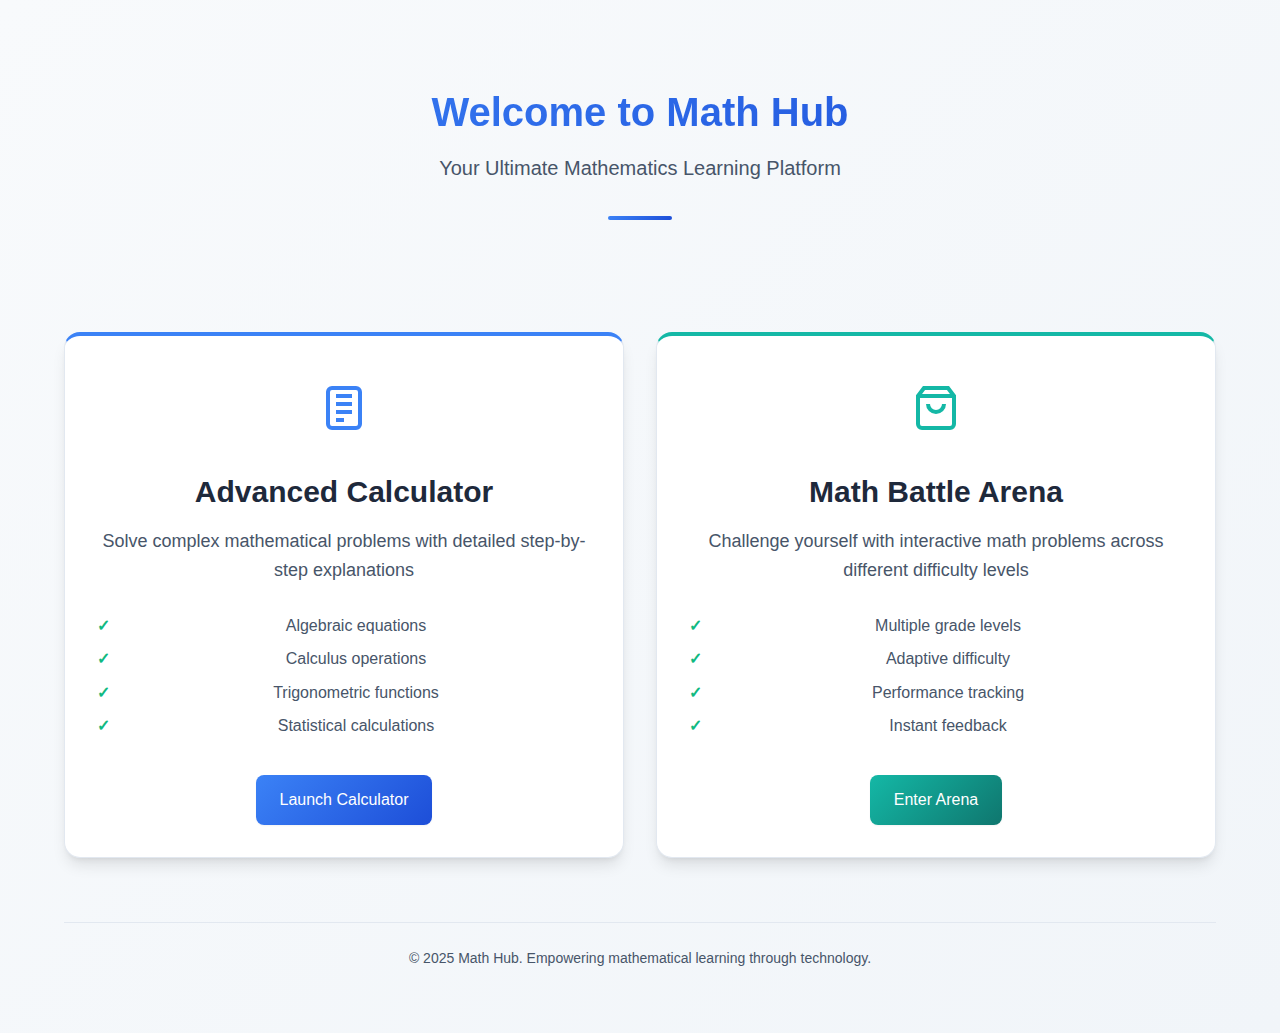
<file: index.html>
<!DOCTYPE html>
<html lang="en">
<head>
    <meta charset="UTF-8">
    <meta name="viewport" content="width=device-width, initial-scale=1.0">
    <title>Welcome to Math Hub</title>
    <link rel="stylesheet" href="styles/main.css">
</head>
<body>
    <div class="container">
        <header class="hero-section">
            <h1 class="main-title">Welcome to Math Hub</h1>
            <p class="subtitle">Your Ultimate Mathematics Learning Platform</p>
            <div class="decorative-line"></div>
        </header>
        
        <main class="options-container">
            <div class="option-card calculator-card">
                <div class="card-icon">
                    <svg width="64" height="64" viewBox="0 0 24 24" fill="none" stroke="currentColor" stroke-width="2">
                        <rect x="4" y="2" width="16" height="20" rx="2"/>
                        <line x1="8" y1="6" x2="16" y2="6"/>
                        <line x1="8" y1="10" x2="16" y2="10"/>
                        <line x1="8" y1="14" x2="16" y2="14"/>
                        <line x1="8" y1="18" x2="12" y2="18"/>
                    </svg>
                </div>
                <h2>Advanced Calculator</h2>
                <p>Solve complex mathematical problems with detailed step-by-step explanations</p>
                <ul class="feature-list">
                    <li>Algebraic equations</li>
                    <li>Calculus operations</li>
                    <li>Trigonometric functions</li>
                    <li>Statistical calculations</li>
                </ul>
                <a href="calculator.html" class="btn btn-primary">Launch Calculator</a>
            </div>
            
            <div class="option-card battle-card">
                <div class="card-icon">
                    <svg width="64" height="64" viewBox="0 0 24 24" fill="none" stroke="currentColor" stroke-width="2">
                        <path d="M6 2L3 6v14a2 2 0 0 0 2 2h14a2 2 0 0 0 2-2V6l-3-4z"/>
                        <line x1="3" y1="6" x2="21" y2="6"/>
                        <path d="M16 10a4 4 0 0 1-8 0"/>
                    </svg>
                </div>
                <h2>Math Battle Arena</h2>
                <p>Challenge yourself with interactive math problems across different difficulty levels</p>
                <ul class="feature-list">
                    <li>Multiple grade levels</li>
                    <li>Adaptive difficulty</li>
                    <li>Performance tracking</li>
                    <li>Instant feedback</li>
                </ul>
                <a href="battle-arena.html" class="btn btn-secondary">Enter Arena</a>
            </div>
        </main>
        
        <footer class="footer">
            <p>&copy; 2025 Math Hub. Empowering mathematical learning through technology.</p>
        </footer>
    </div>
</body>
</html>
</file>
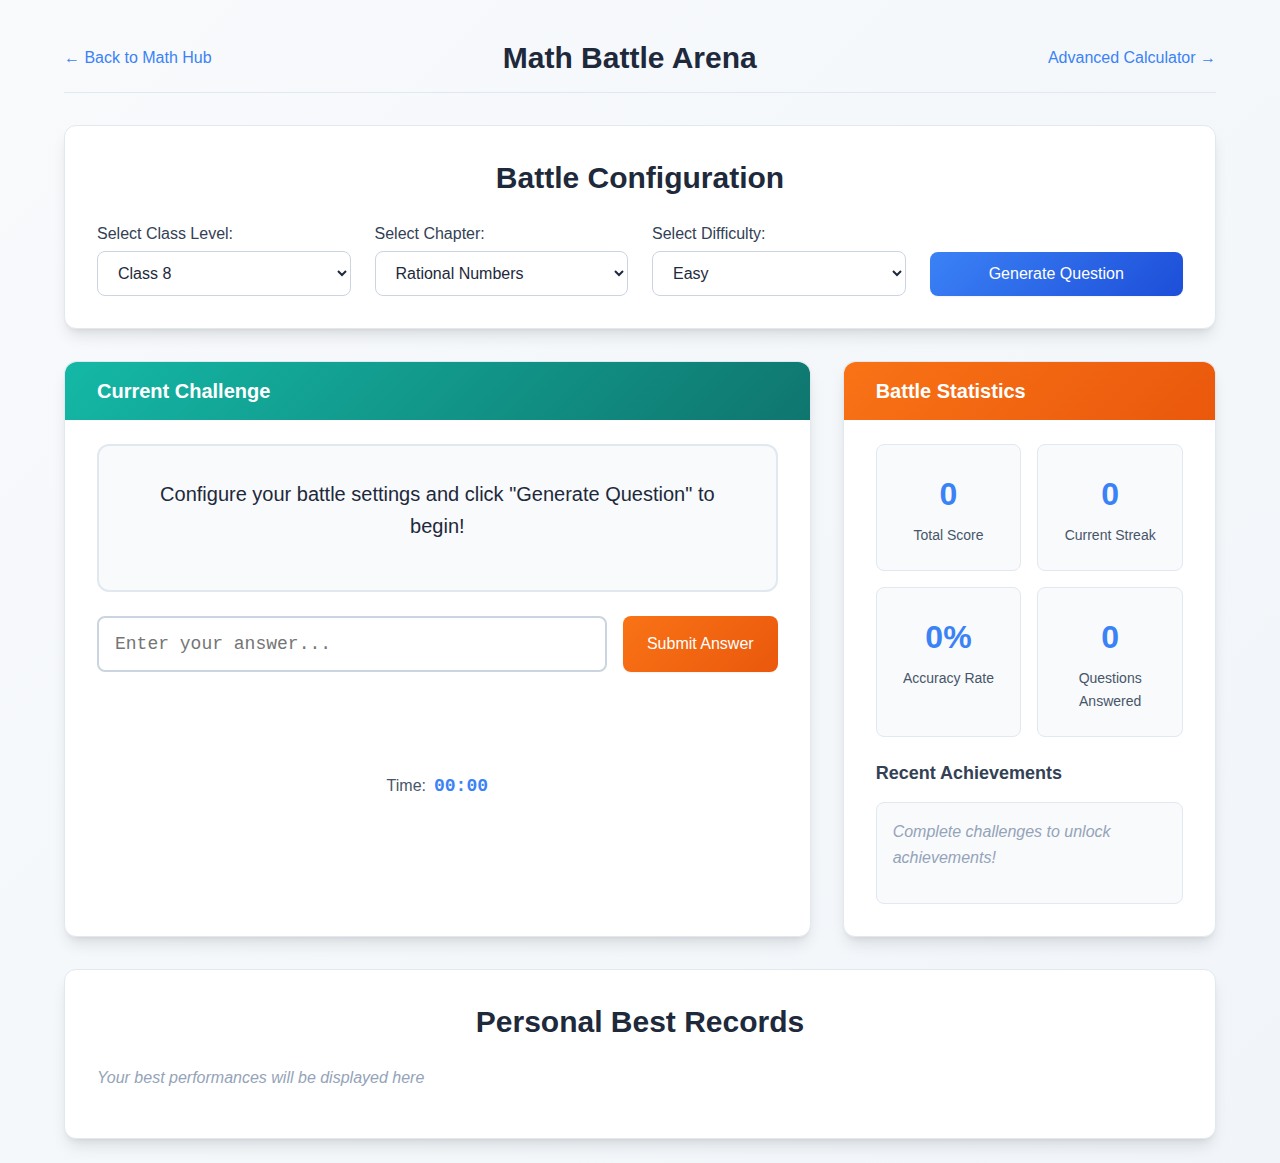
<file: battle-arena.html>
<!DOCTYPE html>
<html lang="en">
<head>
    <meta charset="UTF-8">
    <meta name="viewport" content="width=device-width, initial-scale=1.0">
    <title>Math Battle Arena - Math Hub</title>
    <link rel="stylesheet" href="styles/main.css">
    <link rel="stylesheet" href="styles/battle-arena.css">
</head>
<body>
    <div class="container">
        <header class="page-header">
            <nav class="navigation">
                <a href="index.html" class="nav-link">← Back to Math Hub</a>
                <h1>Math Battle Arena</h1>
                <a href="calculator.html" class="nav-link">Advanced Calculator →</a>
            </nav>
        </header>
        
        <main class="arena-main">
            <div class="controls-panel">
                <h2>Battle Configuration</h2>
                <div class="control-group">
                    <div class="select-group">
                        <label for="class-select">Select Class Level:</label>
                        <select id="class-select" class="control-select">
                            <option value="Class 8">Class 8</option>
                            <option value="Class 9">Class 9</option>
                            <option value="Class 10">Class 10</option>
                            <option value="Class 11">Class 11</option>
                            <option value="Class 12">Class 12</option>
                            <option value="Engineering Mathematics 1">Engineering Mathematics 1</option>
                            <option value="Engineering Mathematics 2">Engineering Mathematics 2</option>
                            <option value="Advanced Engineering Mathematics">Advanced Engineering Mathematics</option>
                        </select>
                    </div>
                    
                    <div class="select-group">
                        <label for="chapter-select">Select Chapter:</label>
                        <select id="chapter-select" class="control-select"></select>
                    </div>
                    
                    <div class="select-group">
                        <label for="difficulty-select">Select Difficulty:</label>
                        <select id="difficulty-select" class="control-select">
                            <option value="easy">Easy</option>
                            <option value="medium">Medium</option>
                            <option value="hard">Hard</option>
                        </select>
                    </div>
                    
                    <button id="get-question-btn" class="btn btn-primary">Generate Question</button>
                </div>
            </div>
            
            <div class="battle-area">
                <div class="question-panel">
                    <h2>Current Challenge</h2>
                    <div class="question-display">
                        <p id="question-text">Configure your battle settings and click "Generate Question" to begin!</p>
                    </div>
                    
                    <form id="answer-form" class="answer-section">
                        <div class="answer-input-group">
                            <input type="text" id="user-answer" placeholder="Enter your answer..." class="answer-input">
                            <button type="submit" class="btn btn-success">Submit Answer</button>
                        </div>
                    </form>
                    
                    <div id="result-message" class="result-message"></div>
                    
                    <div class="question-timer">
                        <span>Time: </span>
                        <span id="timer-display">00:00</span>
                    </div>
                </div>
                
                <div class="performance-panel">
                    <h2>Battle Statistics</h2>
                    <div class="stats-grid">
                        <div class="stat-card">
                            <div class="stat-value" id="total-score">0</div>
                            <div class="stat-label">Total Score</div>
                        </div>
                        <div class="stat-card">
                            <div class="stat-value" id="current-streak">0</div>
                            <div class="stat-label">Current Streak</div>
                        </div>
                        <div class="stat-card">
                            <div class="stat-value" id="accuracy-rate">0%</div>
                            <div class="stat-label">Accuracy Rate</div>
                        </div>
                        <div class="stat-card">
                            <div class="stat-value" id="questions-answered">0</div>
                            <div class="stat-label">Questions Answered</div>
                        </div>
                    </div>
                    
                    <div class="achievements-section">
                        <h3>Recent Achievements</h3>
                        <div id="achievements-list" class="achievements-container">
                            <p class="placeholder">Complete challenges to unlock achievements!</p>
                        </div>
                    </div>
                </div>
            </div>
            
            <div class="leaderboard-section">
                <h2>Personal Best Records</h2>
                <div id="leaderboard-content" class="leaderboard-content">
                    <p class="placeholder">Your best performances will be displayed here</p>
                </div>
            </div>
        </main>
    </div>
    
    <script src="scripts/battle-arena.js"></script>
</body>
</html>
</file>
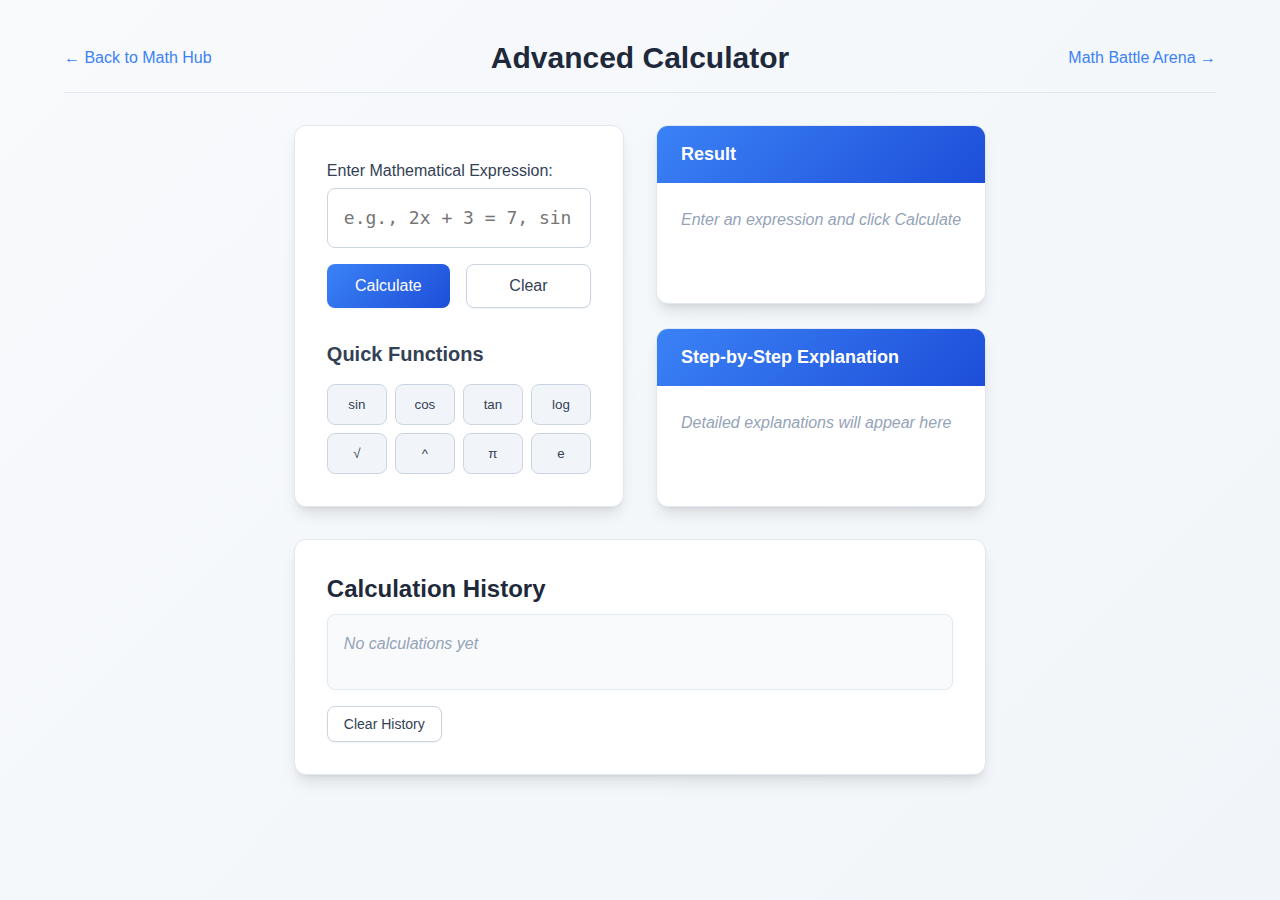
<file: calculator.html>
<!DOCTYPE html>
<html lang="en">
<head>
    <meta charset="UTF-8">
    <meta name="viewport" content="width=device-width, initial-scale=1.0">
    <title>Advanced Calculator - Math Hub</title>
    <link rel="stylesheet" href="styles/main.css">
    <link rel="stylesheet" href="styles/calculator.css">
</head>
<body>
    <div class="container">
        <header class="page-header">
            <nav class="navigation">
                <a href="index.html" class="nav-link">← Back to Math Hub</a>
                <h1>Advanced Calculator</h1>
                <a href="battle-arena.html" class="nav-link">Math Battle Arena →</a>
            </nav>
        </header>
        
        <main class="calculator-main">
            <div class="calculator-container">
                <div class="input-section">
                    <div class="input-group">
                        <label for="expression">Enter Mathematical Expression:</label>
                        <input type="text" id="expression" placeholder="e.g., 2x + 3 = 7, sin(30), derivative of x^2, integral of 2x" class="expression-input">
                        <div class="input-buttons">
                            <button id="calculate-btn" class="btn btn-primary">Calculate</button>
                            <button id="clear-btn" class="btn btn-outline">Clear</button>
                        </div>
                    </div>
                    
                    <div class="quick-functions">
                        <h3>Quick Functions</h3>
                        <div class="function-buttons">
                            <button class="function-btn" data-func="sin(">sin</button>
                            <button class="function-btn" data-func="cos(">cos</button>
                            <button class="function-btn" data-func="tan(">tan</button>
                            <button class="function-btn" data-func="log(">log</button>
                            <button class="function-btn" data-func="sqrt(">√</button>
                            <button class="function-btn" data-func="^">^</button>
                            <button class="function-btn" data-func="π">π</button>
                            <button class="function-btn" data-func="e">e</button>
                        </div>
                    </div>
                </div>
                
                <div class="results-section">
                    <div class="result-display">
                        <h3>Result</h3>
                        <div id="result-output" class="output-box">
                            <p class="placeholder">Enter an expression and click Calculate</p>
                        </div>
                    </div>
                    
                    <div class="explanation-display">
                        <h3>Step-by-Step Explanation</h3>
                        <div id="explanation-output" class="output-box">
                            <p class="placeholder">Detailed explanations will appear here</p>
                        </div>
                    </div>
                </div>
                
                <div class="history-section">
                    <h3>Calculation History</h3>
                    <div id="history-list" class="history-container">
                        <p class="placeholder">Your calculation history will appear here</p>
                    </div>
                    <button id="clear-history" class="btn btn-outline small">Clear History</button>
                </div>
            </div>
        </main>
    </div>
    
    <script src="scripts/calculator.js"></script>
</body>
</html>
</file>
<file: styles/battle-arena.css>
/* Battle Arena specific styles */
.arena-main {
    max-width: 1200px;
    margin: 0 auto;
}

.controls-panel {
    background: white;
    padding: var(--spacing-xl);
    border-radius: var(--border-radius-lg);
    box-shadow: var(--shadow-lg);
    margin-bottom: var(--spacing-xl);
    border: 1px solid var(--neutral-200);
}

.controls-panel h2 {
    color: var(--neutral-800);
    margin-bottom: var(--spacing-lg);
    text-align: center;
}

.control-group {
    display: grid;
    grid-template-columns: repeat(auto-fit, minmax(200px, 1fr));
    gap: var(--spacing-lg);
    align-items: end;
}

.select-group {
    display: flex;
    flex-direction: column;
}

.control-select {
    background: white;
    border: 1px solid var(--neutral-300);
    border-radius: var(--border-radius);
    padding: 12px 16px;
    font-size: 1rem;
    color: var(--neutral-800);
    transition: all 0.2s ease;
}

.control-select:focus {
    border-color: var(--secondary-color);
    box-shadow: 0 0 0 3px var(--secondary-color)20;
}

.battle-area {
    display: grid;
    grid-template-columns: 2fr 1fr;
    gap: var(--spacing-xl);
    margin-bottom: var(--spacing-xl);
}

.question-panel {
    background: white;
    padding: var(--spacing-xl);
    border-radius: var(--border-radius-lg);
    box-shadow: var(--shadow-lg);
    border: 1px solid var(--neutral-200);
}

.question-panel h2 {
    background: var(--gradient-secondary);
    color: white;
    margin: calc(-1 * var(--spacing-xl)) calc(-1 * var(--spacing-xl)) var(--spacing-lg);
    padding: var(--spacing-md) var(--spacing-xl);
    border-radius: var(--border-radius-lg) var(--border-radius-lg) 0 0;
    font-size: 1.25rem;
}

.question-display {
    background: var(--neutral-50);
    padding: var(--spacing-xl);
    border-radius: var(--border-radius-lg);
    margin-bottom: var(--spacing-lg);
    border: 2px solid var(--neutral-200);
    min-height: 120px;
    display: flex;
    align-items: center;
    justify-content: center;
}

#question-text {
    font-size: 1.25rem;
    font-weight: 500;
    color: var(--neutral-800);
    text-align: center;
    line-height: 1.6;
}

.answer-section {
    margin-bottom: var(--spacing-lg);
}

.answer-input-group {
    display: flex;
    gap: var(--spacing-md);
}

.answer-input {
    flex: 1;
    font-family: 'Monaco', 'Menlo', 'Ubuntu Mono', monospace;
    font-size: 1.125rem;
    padding: 16px;
    border: 2px solid var(--neutral-300);
    border-radius: var(--border-radius);
    transition: all 0.2s ease;
}

.answer-input:focus {
    border-color: var(--secondary-color);
    box-shadow: 0 0 0 3px var(--secondary-color)20;
}

.result-message {
    min-height: 60px;
    padding: var(--spacing-md);
    border-radius: var(--border-radius);
    font-weight: 500;
    font-size: 1.125rem;
    text-align: center;
    display: flex;
    align-items: center;
    justify-content: center;
    margin-bottom: var(--spacing-md);
    transition: all 0.3s ease;
}

.result-message.correct {
    background: #ECFDF5;
    color: #166534;
    border: 2px solid #BBF7D0;
}

.result-message.incorrect {
    background: #FEF2F2;
    color: #991B1B;
    border: 2px solid #FECACA;
}

.question-timer {
    display: flex;
    align-items: center;
    justify-content: center;
    gap: var(--spacing-sm);
    font-weight: 500;
    color: var(--neutral-600);
}

#timer-display {
    font-family: 'Monaco', 'Menlo', 'Ubuntu Mono', monospace;
    font-size: 1.125rem;
    color: var(--primary-color);
    font-weight: 600;
}

.performance-panel {
    background: white;
    padding: var(--spacing-xl);
    border-radius: var(--border-radius-lg);
    box-shadow: var(--shadow-lg);
    border: 1px solid var(--neutral-200);
    height: fit-content;
}

.performance-panel h2 {
    background: var(--gradient-accent);
    color: white;
    margin: calc(-1 * var(--spacing-xl)) calc(-1 * var(--spacing-xl)) var(--spacing-lg);
    padding: var(--spacing-md) var(--spacing-xl);
    border-radius: var(--border-radius-lg) var(--border-radius-lg) 0 0;
    font-size: 1.25rem;
}

.stats-grid {
    display: grid;
    grid-template-columns: repeat(2, 1fr);
    gap: var(--spacing-md);
    margin-bottom: var(--spacing-lg);
}

.stat-card {
    background: var(--neutral-50);
    padding: var(--spacing-lg);
    border-radius: var(--border-radius);
    text-align: center;
    border: 1px solid var(--neutral-200);
    transition: all 0.2s ease;
}

.stat-card:hover {
    transform: translateY(-2px);
    box-shadow: var(--shadow-md);
}

.stat-value {
    font-size: 2rem;
    font-weight: 700;
    color: var(--primary-color);
    margin-bottom: var(--spacing-xs);
}

.stat-label {
    font-size: 0.875rem;
    color: var(--neutral-600);
    font-weight: 500;
}

.achievements-section h3 {
    color: var(--neutral-700);
    margin-bottom: var(--spacing-md);
    font-size: 1.125rem;
}

.achievements-container {
    background: var(--neutral-50);
    padding: var(--spacing-md);
    border-radius: var(--border-radius);
    border: 1px solid var(--neutral-200);
    max-height: 200px;
    overflow-y: auto;
}

.achievement-item {
    display: flex;
    align-items: center;
    gap: var(--spacing-sm);
    padding: var(--spacing-sm);
    background: white;
    border-radius: var(--border-radius);
    margin-bottom: var(--spacing-sm);
    border: 1px solid var(--neutral-200);
    transition: all 0.2s ease;
}

.achievement-item:hover {
    box-shadow: var(--shadow-sm);
}

.achievement-icon {
    width: 24px;
    height: 24px;
    background: var(--warning-color);
    border-radius: 50%;
    display: flex;
    align-items: center;
    justify-content: center;
    font-size: 0.75rem;
}

.achievement-text {
    font-size: 0.875rem;
    color: var(--neutral-700);
}

.leaderboard-section {
    background: white;
    padding: var(--spacing-xl);
    border-radius: var(--border-radius-lg);
    box-shadow: var(--shadow-lg);
    border: 1px solid var(--neutral-200);
}

.leaderboard-section h2 {
    color: var(--neutral-800);
    margin-bottom: var(--spacing-lg);
    text-align: center;
}

.leaderboard-content {
    max-height: 300px;
    overflow-y: auto;
}

.leaderboard-item {
    display: flex;
    justify-content: space-between;
    align-items: center;
    padding: var(--spacing-md);
    background: var(--neutral-50);
    border-radius: var(--border-radius);
    margin-bottom: var(--spacing-sm);
    border: 1px solid var(--neutral-200);
    transition: all 0.2s ease;
}

.leaderboard-item:hover {
    background: white;
    box-shadow: var(--shadow-sm);
}

.leaderboard-rank {
    font-weight: 700;
    color: var(--primary-color);
    font-size: 1.125rem;
}

.leaderboard-details {
    flex: 1;
    margin: 0 var(--spacing-md);
}

.leaderboard-score {
    font-weight: 600;
    color: var(--success-color);
}

.leaderboard-meta {
    font-size: 0.75rem;
    color: var(--neutral-500);
}

/* Battle animations */
@keyframes correctAnswer {
    0% { transform: scale(1); }
    50% { transform: scale(1.05); }
    100% { transform: scale(1); }
}

@keyframes incorrectAnswer {
    0% { transform: translateX(0); }
    25% { transform: translateX(-10px); }
    75% { transform: translateX(10px); }
    100% { transform: translateX(0); }
}

.result-message.correct {
    animation: correctAnswer 0.6s ease;
}

.result-message.incorrect {
    animation: incorrectAnswer 0.6s ease;
}

/* Responsive design for battle arena */
@media (max-width: 1024px) {
    .battle-area {
        grid-template-columns: 1fr;
        gap: var(--spacing-lg);
    }
    
    .performance-panel {
        order: -1;
    }
    
    .stats-grid {
        grid-template-columns: repeat(4, 1fr);
    }
}

@media (max-width: 768px) {
    .control-group {
        grid-template-columns: 1fr;
    }
    
    .answer-input-group {
        flex-direction: column;
    }
    
    .stats-grid {
        grid-template-columns: repeat(2, 1fr);
    }
    
    .controls-panel, .question-panel, .performance-panel, .leaderboard-section {
        padding: var(--spacing-lg);
    }
}

@media (max-width: 480px) {
    .stats-grid {
        grid-template-columns: 1fr;
    }
    
    .stat-value {
        font-size: 1.5rem;
    }
    
    .leaderboard-item {
        flex-direction: column;
        align-items: flex-start;
        gap: var(--spacing-xs);
    }
}
</file>
<file: styles/calculator.css>
/* Calculator specific styles */
.calculator-main {
    max-width: 1200px;
    margin: 0 auto;
}

.calculator-container {
    display: grid;
    grid-template-columns: 1fr 1fr;
    gap: var(--spacing-xl);
    margin-bottom: var(--spacing-xl);
}

.input-section {
    background: white;
    padding: var(--spacing-xl);
    border-radius: var(--border-radius-lg);
    box-shadow: var(--shadow-lg);
    border: 1px solid var(--neutral-200);
}

.input-group {
    margin-bottom: var(--spacing-xl);
}

.expression-input {
    font-family: 'Monaco', 'Menlo', 'Ubuntu Mono', monospace;
    font-size: 1.125rem;
    margin-bottom: var(--spacing-md);
    min-height: 60px;
}

.input-buttons {
    display: flex;
    gap: var(--spacing-md);
}

.input-buttons .btn {
    flex: 1;
}

.quick-functions h3 {
    color: var(--neutral-700);
    margin-bottom: var(--spacing-md);
    font-size: 1.25rem;
}

.function-buttons {
    display: grid;
    grid-template-columns: repeat(4, 1fr);
    gap: var(--spacing-sm);
}

.function-btn {
    padding: 12px;
    background: var(--neutral-100);
    border: 1px solid var(--neutral-300);
    border-radius: var(--border-radius);
    cursor: pointer;
    transition: all 0.2s ease;
    font-weight: 500;
    color: var(--neutral-700);
}

.function-btn:hover {
    background: var(--neutral-200);
    transform: translateY(-1px);
}

.function-btn:active {
    transform: translateY(0);
}

.results-section {
    display: flex;
    flex-direction: column;
    gap: var(--spacing-lg);
}

.result-display, .explanation-display {
    background: white;
    border-radius: var(--border-radius-lg);
    box-shadow: var(--shadow-lg);
    border: 1px solid var(--neutral-200);
    overflow: hidden;
}

.result-display h3, .explanation-display h3 {
    background: var(--gradient-primary);
    color: white;
    padding: var(--spacing-md) var(--spacing-lg);
    margin: 0;
    font-size: 1.125rem;
}

.output-box {
    padding: var(--spacing-lg);
    min-height: 120px;
    max-height: 300px;
    overflow-y: auto;
}

.result-value {
    font-size: 1.5rem;
    font-weight: 600;
    color: var(--success-color);
    font-family: 'Monaco', 'Menlo', 'Ubuntu Mono', monospace;
    margin-bottom: var(--spacing-sm);
}

.result-type {
    color: var(--neutral-600);
    font-size: 0.875rem;
    margin-bottom: var(--spacing-md);
}

.explanation-steps {
    list-style: none;
    counter-reset: step-counter;
}

.explanation-steps li {
    counter-increment: step-counter;
    margin-bottom: var(--spacing-md);
    padding-left: var(--spacing-xl);
    position: relative;
}

.explanation-steps li::before {
    content: counter(step-counter);
    position: absolute;
    left: 0;
    top: 0;
    background: var(--primary-color);
    color: white;
    width: 24px;
    height: 24px;
    border-radius: 50%;
    display: flex;
    align-items: center;
    justify-content: center;
    font-size: 0.875rem;
    font-weight: bold;
}

.formula {
    background: var(--neutral-100);
    padding: var(--spacing-sm) var(--spacing-md);
    border-radius: var(--border-radius);
    font-family: 'Monaco', 'Menlo', 'Ubuntu Mono', monospace;
    font-size: 1.125rem;
    margin: var(--spacing-sm) 0;
    border-left: 4px solid var(--primary-color);
}

.history-section {
    grid-column: 1 / -1;
    background: white;
    padding: var(--spacing-xl);
    border-radius: var(--border-radius-lg);
    box-shadow: var(--shadow-lg);
    border: 1px solid var(--neutral-200);
}

.history-container {
    max-height: 300px;
    overflow-y: auto;
    border: 1px solid var(--neutral-200);
    border-radius: var(--border-radius);
    padding: var(--spacing-md);
    margin-bottom: var(--spacing-md);
    background: var(--neutral-50);
}

.history-item {
    display: flex;
    justify-content: space-between;
    align-items: center;
    padding: var(--spacing-sm) var(--spacing-md);
    margin-bottom: var(--spacing-sm);
    background: white;
    border-radius: var(--border-radius);
    border: 1px solid var(--neutral-200);
    transition: all 0.2s ease;
}

.history-item:hover {
    box-shadow: var(--shadow-sm);
    transform: translateY(-1px);
}

.history-expression {
    font-family: 'Monaco', 'Menlo', 'Ubuntu Mono', monospace;
    color: var(--neutral-700);
}

.history-result {
    font-weight: 600;
    color: var(--success-color);
}

.history-timestamp {
    font-size: 0.75rem;
    color: var(--neutral-500);
}

.error-message {
    color: var(--error-color);
    background: #FEF2F2;
    border: 1px solid #FECACA;
    padding: var(--spacing-md);
    border-radius: var(--border-radius);
    margin-top: var(--spacing-md);
}

.warning-message {
    color: var(--warning-color);
    background: #FFFBEB;
    border: 1px solid #FED7AA;
    padding: var(--spacing-md);
    border-radius: var(--border-radius);
    margin-top: var(--spacing-md);
}

/* Responsive design for calculator */
@media (max-width: 1024px) {
    .calculator-container {
        grid-template-columns: 1fr;
        gap: var(--spacing-lg);
    }
    
    .results-section {
        order: -1;
    }
}

@media (max-width: 768px) {
    .input-buttons {
        flex-direction: column;
    }
    
    .function-buttons {
        grid-template-columns: repeat(3, 1fr);
    }
    
    .calculator-container, .input-section, .result-display, .explanation-display, .history-section {
        padding: var(--spacing-lg);
    }
}

@media (max-width: 480px) {
    .function-buttons {
        grid-template-columns: repeat(2, 1fr);
    }
    
    .expression-input {
        font-size: 1rem;
    }
    
    .result-value {
        font-size: 1.25rem;
    }
    
    .history-item {
        flex-direction: column;
        align-items: flex-start;
        gap: var(--spacing-xs);
    }
}
</file>
<file: styles/main.css>
/* Reset and base styles */
* {
    margin: 0;
    padding: 0;
    box-sizing: border-box;
}

:root {
    --primary-color: #3B82F6;
    --secondary-color: #14B8A6;
    --accent-color: #F97316;
    --success-color: #10B981;
    --warning-color: #F59E0B;
    --error-color: #EF4444;
    
    --neutral-50: #F8FAFC;
    --neutral-100: #F1F5F9;
    --neutral-200: #E2E8F0;
    --neutral-300: #CBD5E1;
    --neutral-400: #94A3B8;
    --neutral-500: #64748B;
    --neutral-600: #475569;
    --neutral-700: #334155;
    --neutral-800: #1E293B;
    --neutral-900: #0F172A;
    
    --gradient-primary: linear-gradient(135deg, #3B82F6, #1D4ED8);
    --gradient-secondary: linear-gradient(135deg, #14B8A6, #0F766E);
    --gradient-accent: linear-gradient(135deg, #F97316, #EA580C);
    
    --shadow-sm: 0 1px 2px 0 rgb(0 0 0 / 0.05);
    --shadow-md: 0 4px 6px -1px rgb(0 0 0 / 0.1), 0 2px 4px -2px rgb(0 0 0 / 0.1);
    --shadow-lg: 0 10px 15px -3px rgb(0 0 0 / 0.1), 0 4px 6px -4px rgb(0 0 0 / 0.1);
    --shadow-xl: 0 20px 25px -5px rgb(0 0 0 / 0.1), 0 8px 10px -6px rgb(0 0 0 / 0.1);
    
    --border-radius: 8px;
    --border-radius-lg: 12px;
    --border-radius-xl: 16px;
    
    --spacing-xs: 4px;
    --spacing-sm: 8px;
    --spacing-md: 16px;
    --spacing-lg: 24px;
    --spacing-xl: 32px;
    --spacing-2xl: 48px;
    --spacing-3xl: 64px;
}

body {
    font-family: -apple-system, BlinkMacSystemFont, 'Segoe UI', Roboto, Oxygen, Ubuntu, Cantarell, sans-serif;
    line-height: 1.6;
    color: var(--neutral-800);
    background: linear-gradient(135deg, var(--neutral-50) 0%, var(--neutral-100) 100%);
    min-height: 100vh;
}

.container {
    max-width: 1200px;
    margin: 0 auto;
    padding: var(--spacing-lg);
    min-height: 100vh;
    display: flex;
    flex-direction: column;
}

/* Typography */
h1 {
    font-size: 2.5rem;
    font-weight: 700;
    line-height: 1.2;
    margin-bottom: var(--spacing-md);
}

h2 {
    font-size: 1.875rem;
    font-weight: 600;
    line-height: 1.3;
    margin-bottom: var(--spacing-sm);
}

h3 {
    font-size: 1.5rem;
    font-weight: 600;
    line-height: 1.4;
    margin-bottom: var(--spacing-sm);
}

p {
    margin-bottom: var(--spacing-md);
    color: var(--neutral-600);
    line-height: 1.6;
}

/* Buttons */
.btn {
    display: inline-flex;
    align-items: center;
    justify-content: center;
    padding: 12px 24px;
    font-size: 1rem;
    font-weight: 500;
    border: none;
    border-radius: var(--border-radius);
    cursor: pointer;
    text-decoration: none;
    transition: all 0.2s ease-in-out;
    outline: none;
    box-shadow: var(--shadow-sm);
    min-height: 44px;
}

.btn:hover {
    transform: translateY(-1px);
    box-shadow: var(--shadow-md);
}

.btn:active {
    transform: translateY(0);
}

.btn-primary {
    background: var(--gradient-primary);
    color: white;
}

.btn-primary:hover {
    background: linear-gradient(135deg, #2563EB, #1E40AF);
}

.btn-secondary {
    background: var(--gradient-secondary);
    color: white;
}

.btn-secondary:hover {
    background: linear-gradient(135deg, #0F766E, #0D9488);
}

.btn-success {
    background: var(--gradient-accent);
    color: white;
}

.btn-success:hover {
    background: linear-gradient(135deg, #EA580C, #DC2626);
}

.btn-outline {
    background: white;
    color: var(--neutral-700);
    border: 1px solid var(--neutral-300);
}

.btn-outline:hover {
    background: var(--neutral-50);
    border-color: var(--neutral-400);
}

.btn.small {
    padding: 8px 16px;
    font-size: 0.875rem;
    min-height: 36px;
}

/* Hero Section */
.hero-section {
    text-align: center;
    padding: var(--spacing-3xl) 0;
    margin-bottom: var(--spacing-2xl);
}

.main-title {
    background: var(--gradient-primary);
    -webkit-background-clip: text;
    -webkit-text-fill-color: transparent;
    background-clip: text;
    margin-bottom: var(--spacing-md);
}

.subtitle {
    font-size: 1.25rem;
    color: var(--neutral-600);
    margin-bottom: var(--spacing-xl);
}

.decorative-line {
    width: 64px;
    height: 4px;
    background: var(--gradient-primary);
    margin: 0 auto;
    border-radius: 2px;
}

/* Options Container */
.options-container {
    display: grid;
    grid-template-columns: repeat(auto-fit, minmax(400px, 1fr));
    gap: var(--spacing-xl);
    margin-bottom: var(--spacing-3xl);
    flex: 1;
}

.option-card {
    background: white;
    padding: var(--spacing-xl);
    border-radius: var(--border-radius-xl);
    box-shadow: var(--shadow-lg);
    text-align: center;
    transition: all 0.3s ease;
    border: 1px solid var(--neutral-200);
}

.option-card:hover {
    transform: translateY(-4px);
    box-shadow: var(--shadow-xl);
}

.calculator-card {
    border-top: 4px solid var(--primary-color);
}

.battle-card {
    border-top: 4px solid var(--secondary-color);
}

.card-icon {
    width: 80px;
    height: 80px;
    margin: 0 auto var(--spacing-lg);
    padding: var(--spacing-md);
    border-radius: 50%;
    display: flex;
    align-items: center;
    justify-content: center;
}

.calculator-card .card-icon {
    background: linear-gradient(135deg, var(--primary-color)20, var(--primary-color)10);
    color: var(--primary-color);
}

.battle-card .card-icon {
    background: linear-gradient(135deg, var(--secondary-color)20, var(--secondary-color)10);
    color: var(--secondary-color);
}

.option-card h2 {
    color: var(--neutral-800);
    margin-bottom: var(--spacing-md);
}

.option-card p {
    font-size: 1.125rem;
    margin-bottom: var(--spacing-lg);
}

.feature-list {
    list-style: none;
    margin-bottom: var(--spacing-xl);
}

.feature-list li {
    padding: var(--spacing-xs) 0;
    color: var(--neutral-600);
    position: relative;
    padding-left: var(--spacing-lg);
}

.feature-list li::before {
    content: '✓';
    position: absolute;
    left: 0;
    color: var(--success-color);
    font-weight: bold;
}

/* Navigation */
.page-header {
    margin-bottom: var(--spacing-xl);
}

.navigation {
    display: flex;
    align-items: center;
    justify-content: space-between;
    padding: var(--spacing-md) 0;
    border-bottom: 1px solid var(--neutral-200);
}

.navigation h1 {
    margin: 0;
    font-size: 1.875rem;
}

.nav-link {
    color: var(--primary-color);
    text-decoration: none;
    font-weight: 500;
    transition: color 0.2s ease;
}

.nav-link:hover {
    color: var(--primary-color);
    text-decoration: underline;
}

/* Footer */
.footer {
    text-align: center;
    padding: var(--spacing-lg) 0;
    border-top: 1px solid var(--neutral-200);
    color: var(--neutral-500);
    font-size: 0.875rem;
    margin-top: auto;
}

/* Form Elements */
input, select, textarea {
    width: 100%;
    padding: 12px 16px;
    border: 1px solid var(--neutral-300);
    border-radius: var(--border-radius);
    font-size: 1rem;
    transition: all 0.2s ease;
    background: white;
    color: var(--neutral-800);
}

input:focus, select:focus, textarea:focus {
    outline: none;
    border-color: var(--primary-color);
    box-shadow: 0 0 0 3px var(--primary-color)20;
}

label {
    display: block;
    margin-bottom: var(--spacing-xs);
    font-weight: 500;
    color: var(--neutral-700);
}

.placeholder {
    color: var(--neutral-400);
    font-style: italic;
}

/* Responsive Design */
@media (max-width: 768px) {
    .container {
        padding: var(--spacing-md);
    }
    
    .navigation {
        flex-direction: column;
        gap: var(--spacing-md);
        text-align: center;
    }
    
    .navigation h1 {
        order: -1;
    }
    
    .options-container {
        grid-template-columns: 1fr;
        gap: var(--spacing-lg);
    }
    
    .option-card {
        padding: var(--spacing-lg);
    }
    
    h1 {
        font-size: 2rem;
    }
    
    h2 {
        font-size: 1.5rem;
    }
}

@media (max-width: 480px) {
    .btn {
        padding: 10px 20px;
        font-size: 0.875rem;
    }
    
    .hero-section {
        padding: var(--spacing-xl) 0;
    }
    
    .main-title {
        font-size: 1.875rem;
    }
    
    .subtitle {
        font-size: 1.125rem;
    }
}
</file>
